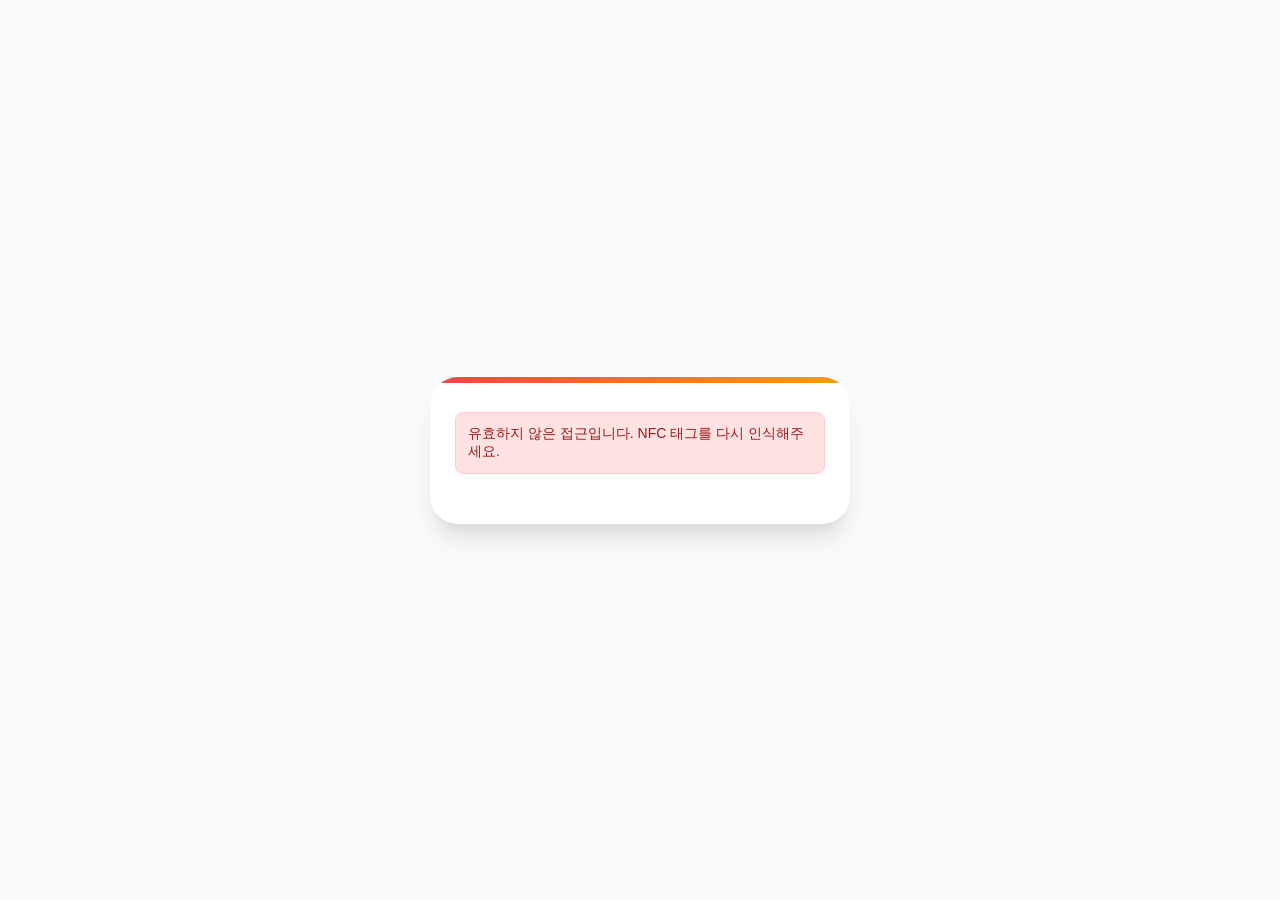
<file: index.html>
<!DOCTYPE html>
<html lang="ko">
<head>
    <meta charset="UTF-8">
    <meta name="viewport" content="width=device-width, initial-scale=1.0">
    <title>PetConnect SOS | 접속 중...</title>
    <link rel="stylesheet" href="style.css">
    <link rel="stylesheet" href="https://cdnjs.cloudflare.com/ajax/libs/font-awesome/6.5.1/css/all.min.css">
    <script>
        // !!!!!!!!!!!!!!!!!!!!!!!!!!!!!!!!!!!!!!!!!!!!!!!!
        // 구글 앱스 스크립트 배포 후 생성된 URL을 아래에 입력하세요.
        // !!!!!!!!!!!!!!!!!!!!!!!!!!!!!!!!!!!!!!!!!!!!!!!!
        const WEB_APP_URL = "https://script.google.com/macros/s/AKfycby5VhlJXu2AhI62Jha7vHnF30SPObSTcCEPNUdGK5aGryqUnIcfDTsPG_fs_vlFAcOc8A/exec";
        
        async function checkStatus() {
            const urlParams = new URLSearchParams(window.location.search);
            const tagId = urlParams.get('id');

            if (!tagId) {
                showError("유효하지 않은 접근입니다. NFC 태그를 다시 인식해주세요.");
                return;
            }

            try {
                // 테스트를 위한 임시 방어 코드 (URL이 입력되지 않았을 때)
                if(WEB_APP_URL === "YOUR_GOOGLE_APPS_SCRIPT_WEB_APP_URL") {
                    showError("앱스 스크립트 웹 앱 URL이 설정되지 않았습니다. 코드를 수정해주세요.");
                    return;
                }

                // 구글 시트(GAS)에 기기 상태 확인 요청 (브라우저 캐싱 방지를 위해 시간값 추가)
                const response = await fetch(`${WEB_APP_URL}?action=check&id=${tagId}&t=${new Date().getTime()}`);
                const data = await response.json();

                if (data.status === 'success') {
                    if (data.data.isRegistered === 'Y') {
                        // 등록된 기기이므로 유실견 신고 페이지로 이동
                        window.location.href = `find.html?id=${tagId}&name=${encodeURIComponent(data.data.petName)}&desc=${encodeURIComponent(data.data.petDesc)}`;
                    } else if (data.data.isRegistered === 'N') {
                        // 미등록 기기이므로 가입 페이지로 이동
                        window.location.href = `register.html?id=${tagId}`;
                    } else {
                        showError("기기 상태를 확인할 수 없습니다.");
                    }
                } else {
                    showError("서버 오류: " + data.message);
                }
            } catch (error) {
                console.error("Error:", error);
                showError("통신 중 오류가 발생했습니다. 인터넷 연결을 확인해주세요.");
            }
        }

        function showError(msg) {
            document.getElementById("loading").classList.add("hidden");
            const errorBox = document.getElementById("error-box");
            errorBox.classList.remove("hidden");
            errorBox.innerText = msg;
        }

        window.onload = checkStatus;
    </script>
</head>
<body>
    <div class="container fade-in">
        <div id="loading">
            <h1 style="font-size:20px;">디바이스 정보 확인 중</h1>
            <p class="subtitle">잠시만 기다려주세요...</p>
            <div class="spinner"></div>
        </div>
        
        <div id="error-box" class="alert-box alert-error hidden"></div>
    </div>
</body>
</html>
</file>
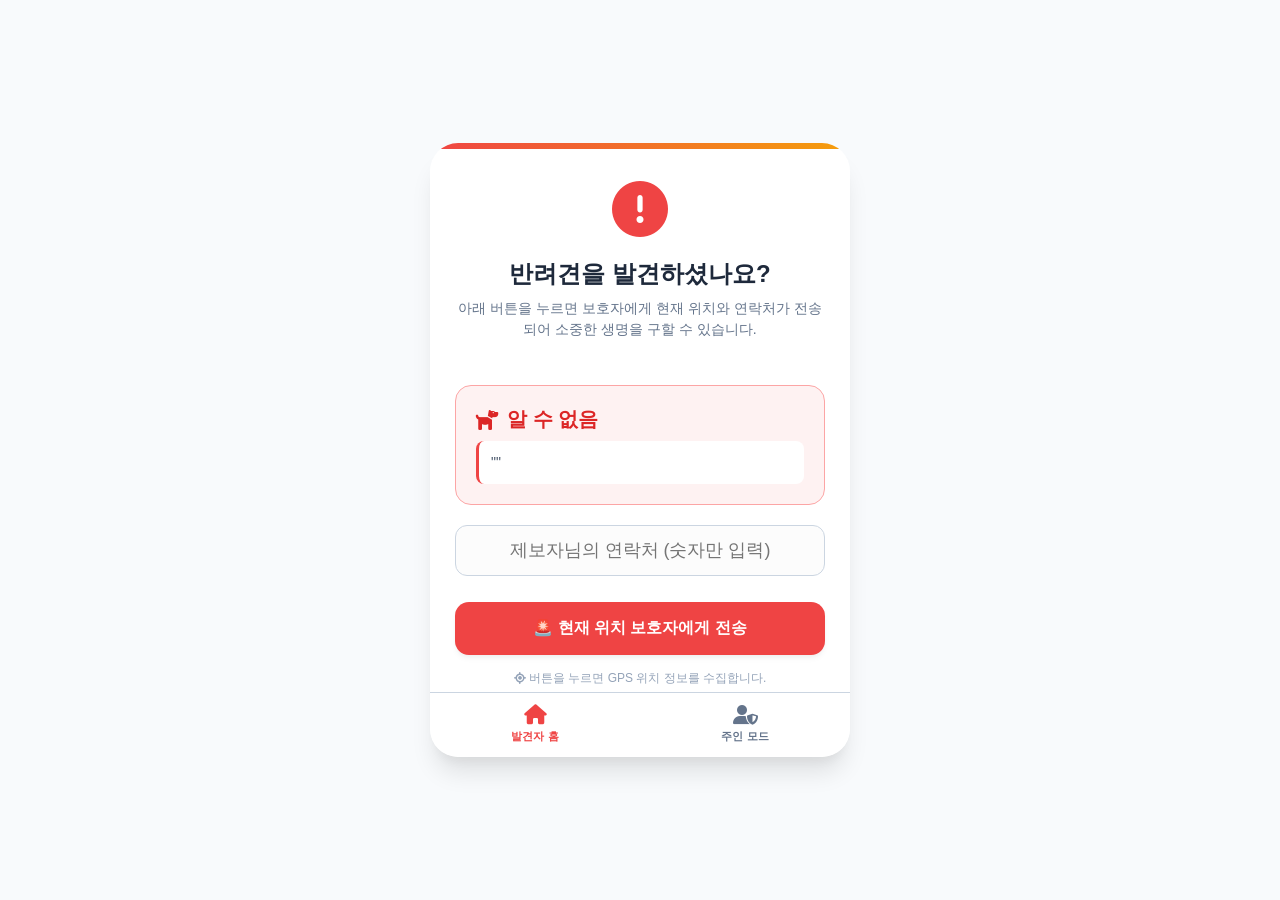
<file: find.html>
<!DOCTYPE html>
<html lang="ko">
<head>
    <meta charset="UTF-8">
    <meta name="viewport" content="width=device-width, initial-scale=1.0">
    <title>PetConnect SOS | 우리 아이를 찾아주세요</title>
    <link rel="stylesheet" href="style.css">
    <link rel="stylesheet" href="https://cdnjs.cloudflare.com/ajax/libs/font-awesome/6.5.1/css/all.min.css">
</head>
<body>
    <div class="container app-container fade-in">
        <!-- 발견자(SOS) 모드 뷰 -->
        <div id="viewFinder" class="content-view active">
            <div class="alert-icon"><i class="fa-solid fa-circle-exclamation"></i></div>
            <h1>반려견을 발견하셨나요?</h1>
            <p class="subtitle">아래 버튼을 누르면 보호자에게 현재 위치와 연락처가 전송되어 소중한 생명을 구할 수 있습니다.</p>

            <div class="pet-info">
                <div class="name"><i class="fa-solid fa-dog"></i> <span id="displayPetName">아이 이름 로딩중...</span></div>
                <div class="desc" id="displayPetDesc">보호자의 당부 메시지 로딩중...</div>
            </div>

            <div id="message-box" class="alert-box hidden"></div>

            <div class="input-group">
                <input type="text" inputmode="numeric" pattern="[0-9]*" id="finderPhone" class="input-field" placeholder="제보자님의 연락처 (숫자만 입력)" style="text-align:center; font-size:18px;" autocomplete="new-password" readonly onfocus="this.removeAttribute('readonly');">
            </div>

            <button type="button" class="btn" id="sosBtn" onclick="sendSosSignal()">
                🚨 현재 위치 보호자에게 전송
            </button>
            <p style="font-size: 12px; color: #94a3b8; margin-top: 15px;">
                <i class="fa-solid fa-location-crosshairs"></i> 버튼을 누르면 GPS 위치 정보를 수집합니다.
            </p>
        </div>

        <!-- 보호자 로그인 뷰 -->
        <div id="viewOwnerAuth" class="content-view">
            <div class="alert-icon" style="color: #64748b; font-size: 40px;"><i class="fa-solid fa-lock"></i></div>
            <h1 style="color: #0f172a;">보호자 인증</h1>
            <p class="subtitle">정보를 수정하려면 가입 시 설정한 비밀번호를 입력해 주세요.</p>
            
            <div id="auth-message-box" class="alert-box hidden"></div>

            <div class="input-group">
                <input type="password" id="authPassword" class="input-field" placeholder="비밀번호 입력" style="text-align:center; letter-spacing: 5px; font-size: 20px;">
            </div>

            <button type="button" class="btn" id="authBtn" onclick="authOwner()" style="background-color: #0f172a;">
                🔓 인증하기
            </button>
        </div>

        <!-- 보호자 정보 수정 뷰 -->
        <div id="viewOwnerEdit" class="content-view">
            <div class="owner-card">
                <div class="owner-title"><i class="fa-solid fa-user-gear"></i> 보호자 정보 수정</div>
                <p style="font-size: 12px; color: #475569;">실시간으로 DB의 정보를 업데이트합니다.</p>
            </div>
            
            <div id="edit-message-box" class="alert-box hidden"></div>

            <div class="input-group">
                <label>보호자 이메일</label>
                <input type="email" id="editEmail" class="input-field">
            </div>
            <div class="input-group">
                <label>보호자 연락처</label>
                <input type="tel" id="editPhone" class="input-field">
            </div>
            <div class="input-group">
                <label>반려견 이름 및 특징 요약</label>
                <input type="text" id="editPetName" class="input-field">
            </div>
            <div class="input-group">
                <label>제보자에게 보여질 당부 메시지</label>
                <textarea id="editPetDesc" class="input-field" rows="3" style="resize:none;"></textarea>
            </div>
            <div class="input-group">
                <label>비밀번호 변경 (변경할 때만 입력)</label>
                <input type="password" id="editPassword" class="input-field" placeholder="새로운 비밀번호">
            </div>

            <button type="button" class="btn" id="saveBtn" onclick="updateOwnerInfo()" style="background-color: #10b981; margin-bottom: 20px;">
                💾 수정 완료하기
            </button>
        </div>

        <!-- 하단 네비게이션 바 -->
        <nav>
            <button class="nav-btn active" id="navFinder" onclick="switchView('viewFinder')">
                <i class="fa-solid fa-house"></i>
                발견자 홈
            </button>
            <button class="nav-btn" id="navOwner" onclick="switchView('viewOwnerAuth')">
                <i class="fa-solid fa-user-shield"></i>
                주인 모드
            </button>
        </nav>
    </div>

    <script>
        // !!!!!!!!!!!!!!!!!!!!!!!!!!!!!!!!!!!!!!!!!!!!!!!!
        // 구글 앱스 스크립트 배포 후 생성된 URL을 아래에 입력하세요.
        // !!!!!!!!!!!!!!!!!!!!!!!!!!!!!!!!!!!!!!!!!!!!!!!!
        const WEB_APP_URL = "https://script.google.com/macros/s/AKfycby5VhlJXu2AhI62Jha7vHnF30SPObSTcCEPNUdGK5aGryqUnIcfDTsPG_fs_vlFAcOc8A/exec";

        const urlParams = new URLSearchParams(window.location.search);
        const tagId = urlParams.get('id');
        const petName = urlParams.get('name') || "알 수 없음";
        const petDesc = urlParams.get('desc') || "";

        let currentPassword = ""; // 인증 완료 후 수정 요청 시 사용할 기존 비밀번호

        document.getElementById('displayPetName').innerText = petName;
        document.getElementById('displayPetDesc').innerText = `"${petDesc}"`;

        // 뷰 전환 로직
        function switchView(viewId) {
            // 모든 뷰 가리기
            document.querySelectorAll('.content-view').forEach(view => view.classList.remove('active'));
            // 모든 네비 버튼 비활성화
            document.querySelectorAll('.nav-btn').forEach(btn => btn.classList.remove('active'));
            
            // 만약 이미 로그인 된 상태에서 주인 모드를 누르면 뷰를 Edit 화면으로 넘김
            if (viewId === 'viewOwnerAuth' && currentPassword !== "") {
                viewId = 'viewOwnerEdit';
                document.getElementById('navOwner').classList.add('active');
            } else if (viewId === 'viewFinder') {
                document.getElementById('navFinder').classList.add('active');
            } else if (viewId === 'viewOwnerAuth') {
                document.getElementById('navOwner').classList.add('active');
            }

            document.getElementById(viewId).classList.add('active');
        }

        // [발견자 기능] SOS 전송
        async function sendSosSignal() {
            const finderPhone = document.getElementById('finderPhone').value;
            const btn = document.getElementById('sosBtn');
            const msgBox = document.getElementById('message-box');

            if(!finderPhone || finderPhone.length < 8) {
                alert("정확한 연락처를 입력해주세요.");
                document.getElementById('finderPhone').focus();
                return;
            }

            btn.disabled = true;
            btn.innerHTML = '<i class="fa-solid fa-spinner fa-spin"></i> 위치 정보 확인 및 전송 중...';

            if ("geolocation" in navigator) {
                navigator.geolocation.getCurrentPosition(
                    position => {
                        const lat = position.coords.latitude;
                        const lng = position.coords.longitude;
                        sendToServer(lat, lng, finderPhone, btn, msgBox);
                    },
                    error => {
                        console.warn("위치 정보를 가져올 수 없습니다.", error);
                        sendToServer(null, null, finderPhone, btn, msgBox);
                    },
                    { enableHighAccuracy: true, timeout: 5000 }
                );
            } else {
                sendToServer(null, null, finderPhone, btn, msgBox);
            }
        }

        async function sendToServer(lat, lng, finderPhone, btn, msgBox) {
            try {
                const response = await fetch(WEB_APP_URL, {
                    method: 'POST',
                    body: JSON.stringify({ action: 'sos', id: tagId, finderPhone: finderPhone, lat: lat, lng: lng })
                });
                const result = await response.json();
                if(result.status === 'success') {
                    msgBox.className = "alert-box alert-success";
                    msgBox.innerText = "성공적으로 보호자에게 알림이 전송되었습니다. 아이 곁을 잠시만 지켜주세요. 감사합니다!";
                    msgBox.classList.remove('hidden');
                    btn.style.display = 'none';
                } else { throw new Error(result.message); }
            } catch (error) {
                msgBox.className = "alert-box alert-error";
                msgBox.innerText = "전송 실패: " + error.message;
                msgBox.classList.remove('hidden');
                btn.disabled = false;
                btn.innerHTML = '🚨 현재 위치 보호자에게 전송';
            }
        }

        // [주인 기능] 비밀번호 인증
        async function authOwner() {
            const password = document.getElementById('authPassword').value;
            const btn = document.getElementById('authBtn');
            const msgBox = document.getElementById('auth-message-box');

            if(!password) { alert("비밀번호를 입력해주세요."); return; }

            btn.disabled = true;
            btn.innerHTML = '<i class="fa-solid fa-spinner fa-spin"></i> 확인 중...';

            try {
                const response = await fetch(WEB_APP_URL, {
                    method: 'POST',
                    body: JSON.stringify({ action: 'auth_owner', id: tagId, password: password })
                });
                const result = await response.json();
                
                if(result.status === 'success') {
                    currentPassword = password; // 인증 성공 시 비번 저장
                    
                    // 폼에 기존 정보 채우기
                    document.getElementById('editEmail').value = result.data.email;
                    document.getElementById('editPhone').value = result.data.phone;
                    document.getElementById('editPetName').value = result.data.petName;
                    document.getElementById('editPetDesc').value = result.data.petDesc;
                    
                    // 수정 화면으로 전환
                    switchView('viewOwnerEdit');
                } else { throw new Error(result.message); }
            } catch (error) {
                msgBox.className = "alert-box alert-error";
                msgBox.innerText = "인증 실패: " + error.message;
                msgBox.classList.remove('hidden');
            } finally {
                btn.disabled = false;
                btn.innerHTML = '🔓 인증하기';
            }
        }

        // [주인 기능] 정보 수정 완료
        async function updateOwnerInfo() {
            const btn = document.getElementById('saveBtn');
            const msgBox = document.getElementById('edit-message-box');
            
            const payload = {
                action: 'update_owner',
                id: tagId,
                password: currentPassword, // 보안 검증용 기존 비번
                email: document.getElementById('editEmail').value,
                phone: document.getElementById('editPhone').value,
                petName: document.getElementById('editPetName').value,
                petDesc: document.getElementById('editPetDesc').value,
                newPassword: document.getElementById('editPassword').value
            };

            btn.disabled = true;
            btn.innerHTML = '<i class="fa-solid fa-spinner fa-spin"></i> 저장 중...';

            try {
                const response = await fetch(WEB_APP_URL, {
                    method: "POST",
                    headers: {
                        "Content-Type": "text/plain;charset=utf-8",
                    },
                    body: JSON.stringify(payload),
                });
                const result = await response.json();
                
                if(result.status === 'success') {
                    if (payload.newPassword) currentPassword = payload.newPassword;
                    
                    // 성공 메시지 띄우기 및 발견자 홈 뷰 업데이트
                    document.getElementById('displayPetName').innerText = payload.petName;
                    document.getElementById('displayPetDesc').innerText = `"${payload.petDesc}"`;
                    
                    alert("성공적으로 정보가 업데이트되었습니다!");
                    switchView('viewFinder');
                } else { throw new Error(result.message); }
            } catch (error) {
                msgBox.className = "alert-box alert-error";
                msgBox.innerText = "수정 실패: " + error.message;
                msgBox.classList.remove('hidden');
            } finally {
                btn.disabled = false;
                btn.innerHTML = '💾 수정 완료하기';
            }
        }
    </script>
</body>
</html>
</file>
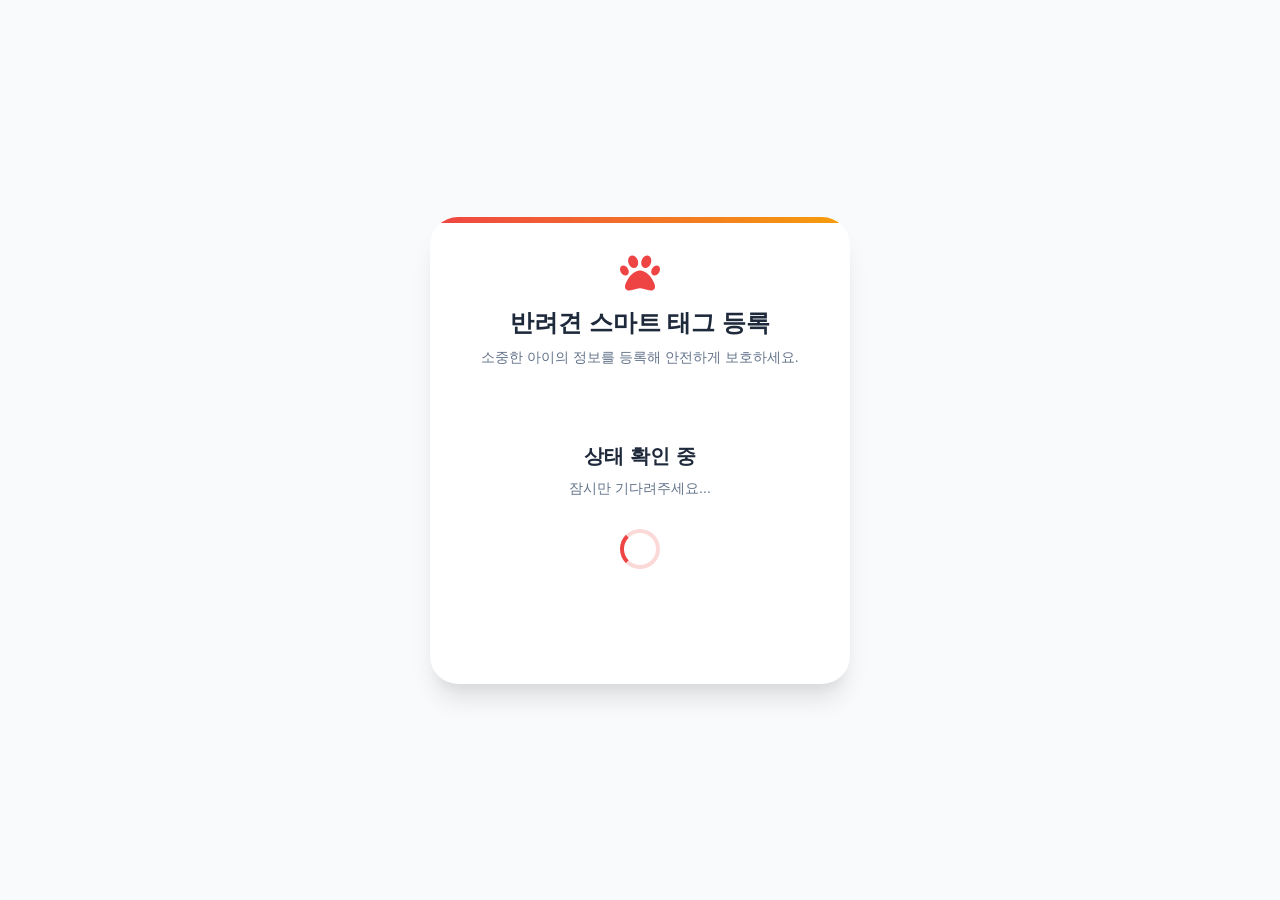
<file: register.html>
<!DOCTYPE html>
<html lang="ko">
<head>
    <meta charset="UTF-8">
    <meta name="viewport" content="width=device-width, initial-scale=1.0">
    <title>PetConnect | 기기 등록</title>
    <link rel="stylesheet" href="style.css">
    <link rel="stylesheet" href="https://cdnjs.cloudflare.com/ajax/libs/font-awesome/6.5.1/css/all.min.css">
</head>
<body>
    <div class="container fade-in">
        <div style="font-size:40px; color:#ef4444; margin-bottom:10px;">
            <i class="fa-solid fa-paw"></i>
        </div>
        <h1>반려견 스마트 태그 등록</h1>
        <p class="subtitle">소중한 아이의 정보를 등록해 안전하게 보호하세요.</p>

        <div id="loading" style="text-align:center; padding:50px 0;">
            <h1 style="font-size:20px;">상태 확인 중</h1>
            <p class="subtitle">잠시만 기다려주세요...</p>
            <div class="spinner"></div>
        </div>

        <div id="message-box" class="alert-box hidden"></div>

        <form id="registerForm" style="display:none;">
            <div class="input-group">
                <label>제품 고유 번호 (NFC 시리얼)</label>
                <input type="text" id="productId" class="input-field" readonly style="background-color:#f1f5f9; font-weight:bold; color:#ef4444;">
            </div>

            <div class="input-group">
                <label>보호자 이메일 (SOS 알림 수신용)</label>
                <input type="email" id="email" class="input-field" placeholder="예: user@example.com" required autocomplete="off">
            </div>

            <div class="input-group">
                <label>보호자 연락처</label>
                <input type="tel" id="phone" class="input-field" placeholder="예: 010-1234-5678" required>
            </div>

            <div class="input-group">
                <label>반려견 이름 및 특징 요약</label>
                <input type="text" id="petName" class="input-field" placeholder="예: 초코 (푸들, 3세)" required>
            </div>

            <div class="input-group">
                <label>제보자에게 보여질 당부 메시지</label>
                <textarea id="petDesc" class="input-field" rows="3" placeholder="예: 겁이 많으니 부드럽게 대해주세요. 알러지가 있어 아무 간식이나 주면 안됩니다." required style="resize:none;"></textarea>
            </div>

            <div class="input-group">
                <label>인증 비밀번호 (추후 정보 수정용)</label>
                <input type="password" id="password" class="input-field" placeholder="4자리 이상 숫자" required autocomplete="new-password">
            </div>

            <button type="submit" class="btn" id="submitBtn">
                <i class="fa-solid fa-check"></i> 정보 등록 완료하기
            </button>
        </form>
    </div>

    <script>
        // !!!!!!!!!!!!!!!!!!!!!!!!!!!!!!!!!!!!!!!!!!!!!!!!
        // 구글 앱스 스크립트 배포 후 생성된 URL을 아래에 입력하세요.
        // index.html과 동일한 URL이어야 합니다.
        // !!!!!!!!!!!!!!!!!!!!!!!!!!!!!!!!!!!!!!!!!!!!!!!!
        const WEB_APP_URL = "https://script.google.com/macros/s/AKfycby5VhlJXu2AhI62Jha7vHnF30SPObSTcCEPNUdGK5aGryqUnIcfDTsPG_fs_vlFAcOc8A/exec";

        const urlParams = new URLSearchParams(window.location.search);
        const tagId = urlParams.get('id');
        
        if(tagId) {
            document.getElementById('productId').value = tagId;
            checkIfAlreadyRegistered(tagId);
        } else {
            alert("유효하지 않은 접근입니다. 제품의 NFC를 다시 태그해주세요.");
        }

        async function checkIfAlreadyRegistered(id) {
            try {
                const response = await fetch(`${WEB_APP_URL}?action=check&id=${id}&t=${new Date().getTime()}`);
                const data = await response.json();
                if (data.status === 'success') {
                    if (data.data.isRegistered === 'Y') {
                        window.location.href = `find.html?id=${id}&name=${encodeURIComponent(data.data.petName)}&desc=${encodeURIComponent(data.data.petDesc)}`;
                    } else {
                        // 미등록 기기일 경우 로딩 화면 숨기고 가입 폼 보여주기
                        document.getElementById('loading').style.display = 'none';
                        document.getElementById('registerForm').style.display = 'block';
                    }
                } else {
                    alert("기기 상태를 확인할 수 없습니다.");
                    document.getElementById('loading').style.display = 'none';
                    document.getElementById('registerForm').style.display = 'block';
                }
            } catch (error) {
                console.error("기기 상태 확인 실패", error);
                document.getElementById('loading').style.display = 'none';
                document.getElementById('registerForm').style.display = 'block';
            }
        }

        document.getElementById('registerForm').addEventListener('submit', async function(e) {
            e.preventDefault();
            const btn = document.getElementById('submitBtn');
            const msgBox = document.getElementById('message-box');
            
            if(WEB_APP_URL === "YOUR_GOOGLE_APPS_SCRIPT_WEB_APP_URL") {
                msgBox.className = "alert-box alert-error";
                msgBox.innerText = "웹 앱 URL이 설정되지 않았습니다.";
                msgBox.classList.remove('hidden');
                return;
            }

            btn.disabled = true;
            btn.innerHTML = '<i class="fa-solid fa-spinner fa-spin"></i> 등록 중...';

            const payload = {
                action: 'register',
                id: document.getElementById('productId').value,
                email: document.getElementById('email').value,
                phone: document.getElementById('phone').value,
                petName: document.getElementById('petName').value,
                petDesc: document.getElementById('petDesc').value,
                password: document.getElementById('password').value
            };

            try {
                // GAS 웹 앱은 CORS 이슈 때문에 보통 POST 요청 시 no-cors 모드를 쓰거나, 
                // form-urlencoded 방식으로 보내는 것이 안전합니다.
                const response = await fetch(WEB_APP_URL, {
                    method: "POST",
                    headers: {
                        "Content-Type": "text/plain;charset=utf-8",
                    },
                    body: JSON.stringify(payload)
                });
                
                const result = await response.json();
                
                if(result.status === 'success') {
                    msgBox.className = "alert-box alert-success";
                    msgBox.innerHTML = `성공적으로 등록되었습니다! 이제 안심하셔도 됩니다.<br><br>
                    <button type="button" class="btn" onclick="window.location.href='index.html?id=${document.getElementById('productId').value}'" style="background:#1e293b; padding:10px; font-size:14px;">
                        👀 발견자 화면(SOS) 테스트 해보기
                    </button>`;
                    msgBox.classList.remove('hidden');
                    // 성공 시 폼 가리기
                    document.getElementById('registerForm').style.display = 'none';
                } else {
                    throw new Error(result.message);
                }
            } catch (error) {
                console.error(error);
                msgBox.className = "alert-box alert-error";
                msgBox.innerText = "오류가 발생했습니다: " + error.message;
                msgBox.classList.remove('hidden');
                btn.disabled = false;
                btn.innerHTML = '<i class="fa-solid fa-check"></i> 정보 등록 완료하기';
            }
        });
    </script>
</body>
</html>
</file>
<file: style.css>
:root {
    --primary: #ef4444;
    --primary-hover: #dc2626;
    --primary-light: #fef2f2;
    --bg-color: #f8fafc;
    --card-bg: #ffffff;
    --text-main: #1e293b;
    --text-muted: #64748b;
    --border-color: #cbd5e1;
    --shadow-sm: 0 4px 6px -1px rgba(0, 0, 0, 0.05), 0 2px 4px -1px rgba(0, 0, 0, 0.03);
    --shadow-lg: 0 20px 25px -5px rgba(0, 0, 0, 0.1), 0 10px 10px -5px rgba(0, 0, 0, 0.04);
}

* {
    box-sizing: border-box;
    margin: 0;
    padding: 0;
    font-family: 'Pretendard', 'Malgun Gothic', sans-serif;
}

body {
    background-color: var(--bg-color);
    display: flex;
    justify-content: center;
    align-items: center;
    min-height: 100vh;
    padding: 20px;
    color: var(--text-main);
}

.container {
    width: 100%;
    max-width: 420px;
    background: var(--card-bg);
    padding: 35px 25px;
    border-radius: 28px;
    box-shadow: var(--shadow-lg);
    text-align: center;
    position: relative;
    overflow: hidden;
}

/* Optional gradient border effect */
.container::before {
    content: '';
    position: absolute;
    top: 0; left: 0; right: 0; height: 6px;
    background: linear-gradient(90deg, #ef4444, #f59e0b);
}

h1 {
    font-size: 24px;
    font-weight: 700;
    margin-bottom: 8px;
    color: var(--text-main);
}

p.subtitle {
    color: var(--text-muted);
    font-size: 14px;
    margin-bottom: 25px;
    line-height: 1.5;
}

.input-group {
    text-align: left;
    margin-bottom: 16px;
}

.input-group label {
    display: block;
    font-size: 13px;
    font-weight: 600;
    margin-bottom: 6px;
    color: var(--text-muted);
}

.input-field {
    width: 100%;
    padding: 14px 16px;
    border: 1px solid var(--border-color);
    border-radius: 12px;
    font-size: 15px;
    transition: all 0.3s ease;
    background-color: #fcfcfc;
}

.input-field:focus {
    outline: none;
    border-color: var(--primary);
    box-shadow: 0 0 0 3px rgba(239, 68, 68, 0.2);
    background-color: #ffffff;
}

.btn {
    width: 100%;
    padding: 16px;
    background: var(--primary);
    color: white;
    border: none;
    border-radius: 14px;
    font-size: 16px;
    font-weight: bold;
    cursor: pointer;
    transition: background 0.3s ease, transform 0.1s ease;
    box-shadow: var(--shadow-sm);
    margin-top: 10px;
}

.btn:hover {
    background: var(--primary-hover);
}

.btn:active {
    transform: scale(0.98);
}

/* Loading Spinner */
.spinner {
    width: 40px;
    height: 40px;
    border: 4px solid rgba(239, 68, 68, 0.2);
    border-left-color: var(--primary);
    border-radius: 50%;
    animation: spin 1s linear infinite;
    margin: 30px auto;
}

@keyframes spin {
    0% { transform: rotate(0deg); }
    100% { transform: rotate(360deg); }
}

/* Animations */
.fade-in {
    animation: fadeIn 0.5s ease forwards;
}

@keyframes fadeIn {
    from { opacity: 0; transform: translateY(10px); }
    to { opacity: 1; transform: translateY(0); }
}

/* Pet Info Card */
.pet-info {
    background: var(--primary-light);
    padding: 20px;
    border-radius: 16px;
    margin: 20px 0;
    border: 1px solid #fca5a5;
    text-align: left;
}

.pet-info .name {
    font-size: 20px;
    font-weight: 800;
    color: var(--primary-hover);
    margin-bottom: 8px;
    display: flex;
    align-items: center;
    gap: 8px;
}

.pet-info .desc {
    font-size: 14px;
    color: #475569;
    line-height: 1.6;
    background: white;
    padding: 10px 12px;
    border-radius: 8px;
    border-left: 3px solid var(--primary);
}

.alert-icon {
    font-size: 56px;
    color: var(--primary);
    margin-bottom: 15px;
    animation: pulse 2s infinite;
}

@keyframes pulse {
    0% { transform: scale(1); }
    50% { transform: scale(1.08); }
    100% { transform: scale(1); }
}

.hidden {
    display: none !important;
}

.alert-box {
    padding: 12px;
    border-radius: 8px;
    margin-bottom: 15px;
    font-size: 14px;
    text-align: left;
}
.alert-success { background-color: #dcfce7; color: #166534; border: 1px solid #bbf7d0; }
.alert-error { background-color: #fee2e2; color: #991b1b; border: 1px solid #fecaca; }

 /* Bottom Navigation */
.app-container {
    padding-bottom: 70px; /* Space for nav bar */
}

nav {
    position: absolute;
    bottom: 0;
    left: 0;
    width: 100%;
    height: 65px;
    border-top: 1px solid var(--border-color);
    background: var(--card-bg);
    display: flex;
    justify-content: space-around;
    align-items: center;
    border-radius: 0 0 28px 28px;
}

.nav-btn {
    background: none;
    border: none;
    cursor: pointer;
    text-align: center;
    font-size: 11px;
    font-weight: bold;
    color: var(--text-muted);
    flex: 1;
    height: 100%;
    transition: color 0.2s;
}

.nav-btn i {
    font-size: 20px;
    margin-bottom: 4px;
    display: block;
}

.nav-btn.active {
    color: var(--primary);
}

.content-view {
    display: none;
    flex-direction: column;
    animation: fadeIn 0.4s ease;
}

.content-view.active {
    display: flex;
}

/* Owner Admin styles */
.owner-card {
    background: #f8fafc;
    border: 1px solid #cbd5e1;
    padding: 15px;
    border-radius: 14px;
    margin-bottom: 20px;
    text-align: left;
}

.owner-title {
    font-size: 16px;
    font-weight: 700;
    color: #0f172a;
    margin-bottom: 8px;
    display: flex;
    align-items: center;
    gap: 8px;
}
</file>
